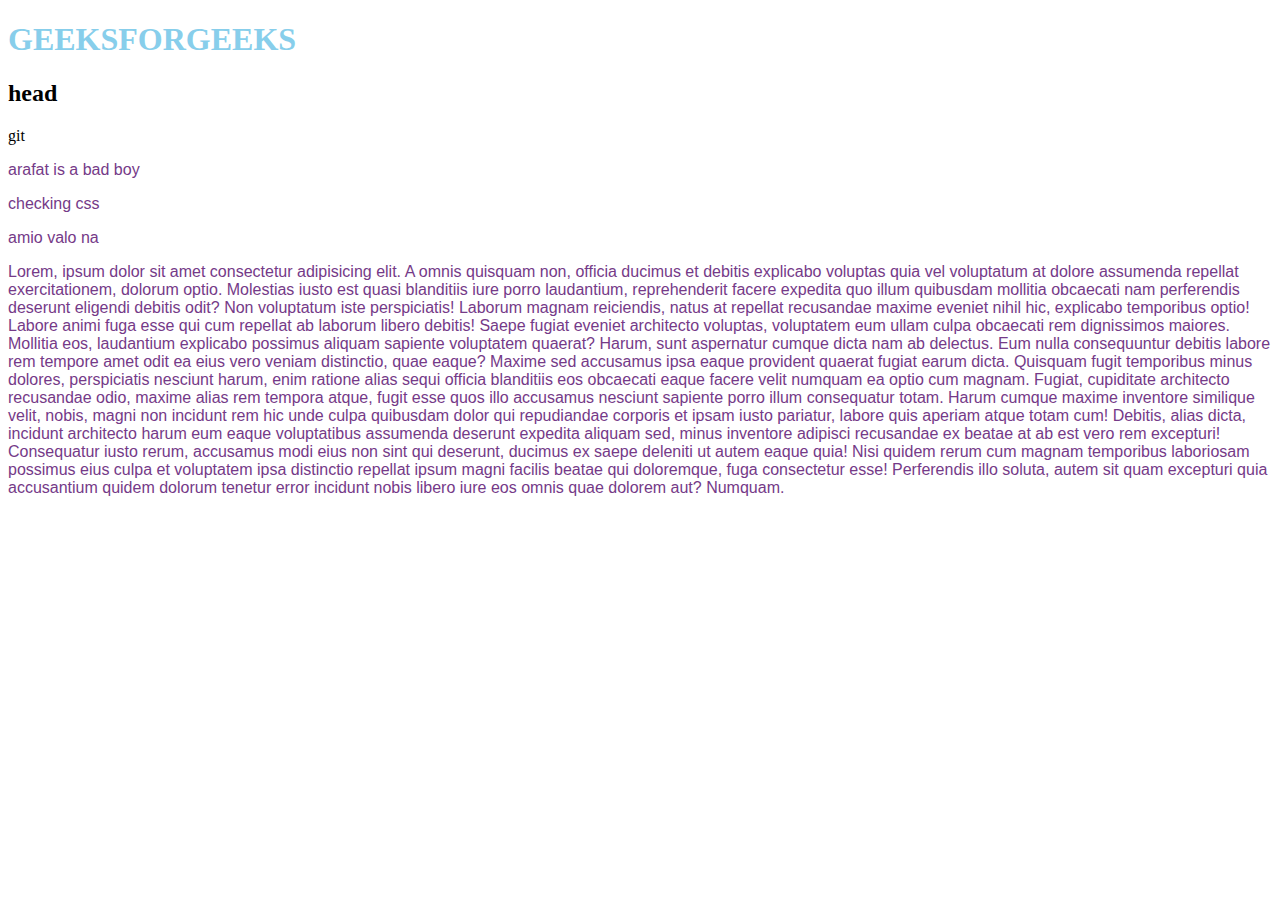
<file: index.html>
<!DOCTYPE html>
<html lang="en">
<head>
    <meta charset="UTF-8">
    <meta http-equiv="X-UA-Compatible" content="IE=edge">
    <meta name="viewport" content="width=device-width, initial-scale=1.0">
    <title>Document</title>
    <style>
        p{
            color:#753a88;
            font: 1em sans-serif;
        }
        h1{
            color: skyblue;
        }
       
    </style>
    
    
</head>
<body>
    <h1>GEEKSFORGEEKS</h1>
    <h2>head</h2>git
    <p>arafat is a bad boy</p>
    <p>checking css</p>
    <p>amio valo na</p>
    <p>Lorem, ipsum dolor sit amet consectetur adipisicing elit. A omnis quisquam non, officia ducimus et debitis explicabo voluptas quia vel voluptatum at dolore assumenda repellat exercitationem, dolorum optio. Molestias iusto est quasi blanditiis iure porro laudantium, reprehenderit facere expedita quo illum quibusdam mollitia obcaecati nam perferendis deserunt eligendi debitis odit? Non voluptatum iste perspiciatis! Laborum magnam reiciendis, natus at repellat recusandae maxime eveniet nihil hic, explicabo temporibus optio! Labore animi fuga esse qui cum repellat ab laborum libero debitis! Saepe fugiat eveniet architecto voluptas, voluptatem eum ullam culpa obcaecati rem dignissimos maiores. Mollitia eos, laudantium explicabo possimus aliquam sapiente voluptatem quaerat? Harum, sunt aspernatur cumque dicta nam ab delectus. Eum nulla consequuntur debitis labore rem tempore amet odit ea eius vero veniam distinctio, quae eaque? Maxime sed accusamus ipsa eaque provident quaerat fugiat earum dicta. Quisquam fugit temporibus minus dolores, perspiciatis nesciunt harum, enim ratione alias sequi officia blanditiis eos obcaecati eaque facere velit numquam ea optio cum magnam. Fugiat, cupiditate architecto recusandae odio, maxime alias rem tempora atque, fugit esse quos illo accusamus nesciunt sapiente porro illum consequatur totam. Harum cumque maxime inventore similique velit, nobis, magni non incidunt rem hic unde culpa quibusdam dolor qui repudiandae corporis et ipsam iusto pariatur, labore quis aperiam atque totam cum! Debitis, alias dicta, incidunt architecto harum eum eaque voluptatibus assumenda deserunt expedita aliquam sed, minus inventore adipisci recusandae ex beatae at ab est vero rem excepturi! Consequatur iusto rerum, accusamus modi eius non sint qui deserunt, ducimus ex saepe deleniti ut autem eaque quia! Nisi quidem rerum cum magnam temporibus laboriosam possimus eius culpa et voluptatem ipsa distinctio repellat ipsum magni facilis beatae qui doloremque, fuga consectetur esse! Perferendis illo soluta, autem sit quam excepturi quia accusantium quidem dolorum tenetur error incidunt nobis libero iure eos omnis quae dolorem aut? Numquam.</p>

</body>
</html>
</file>
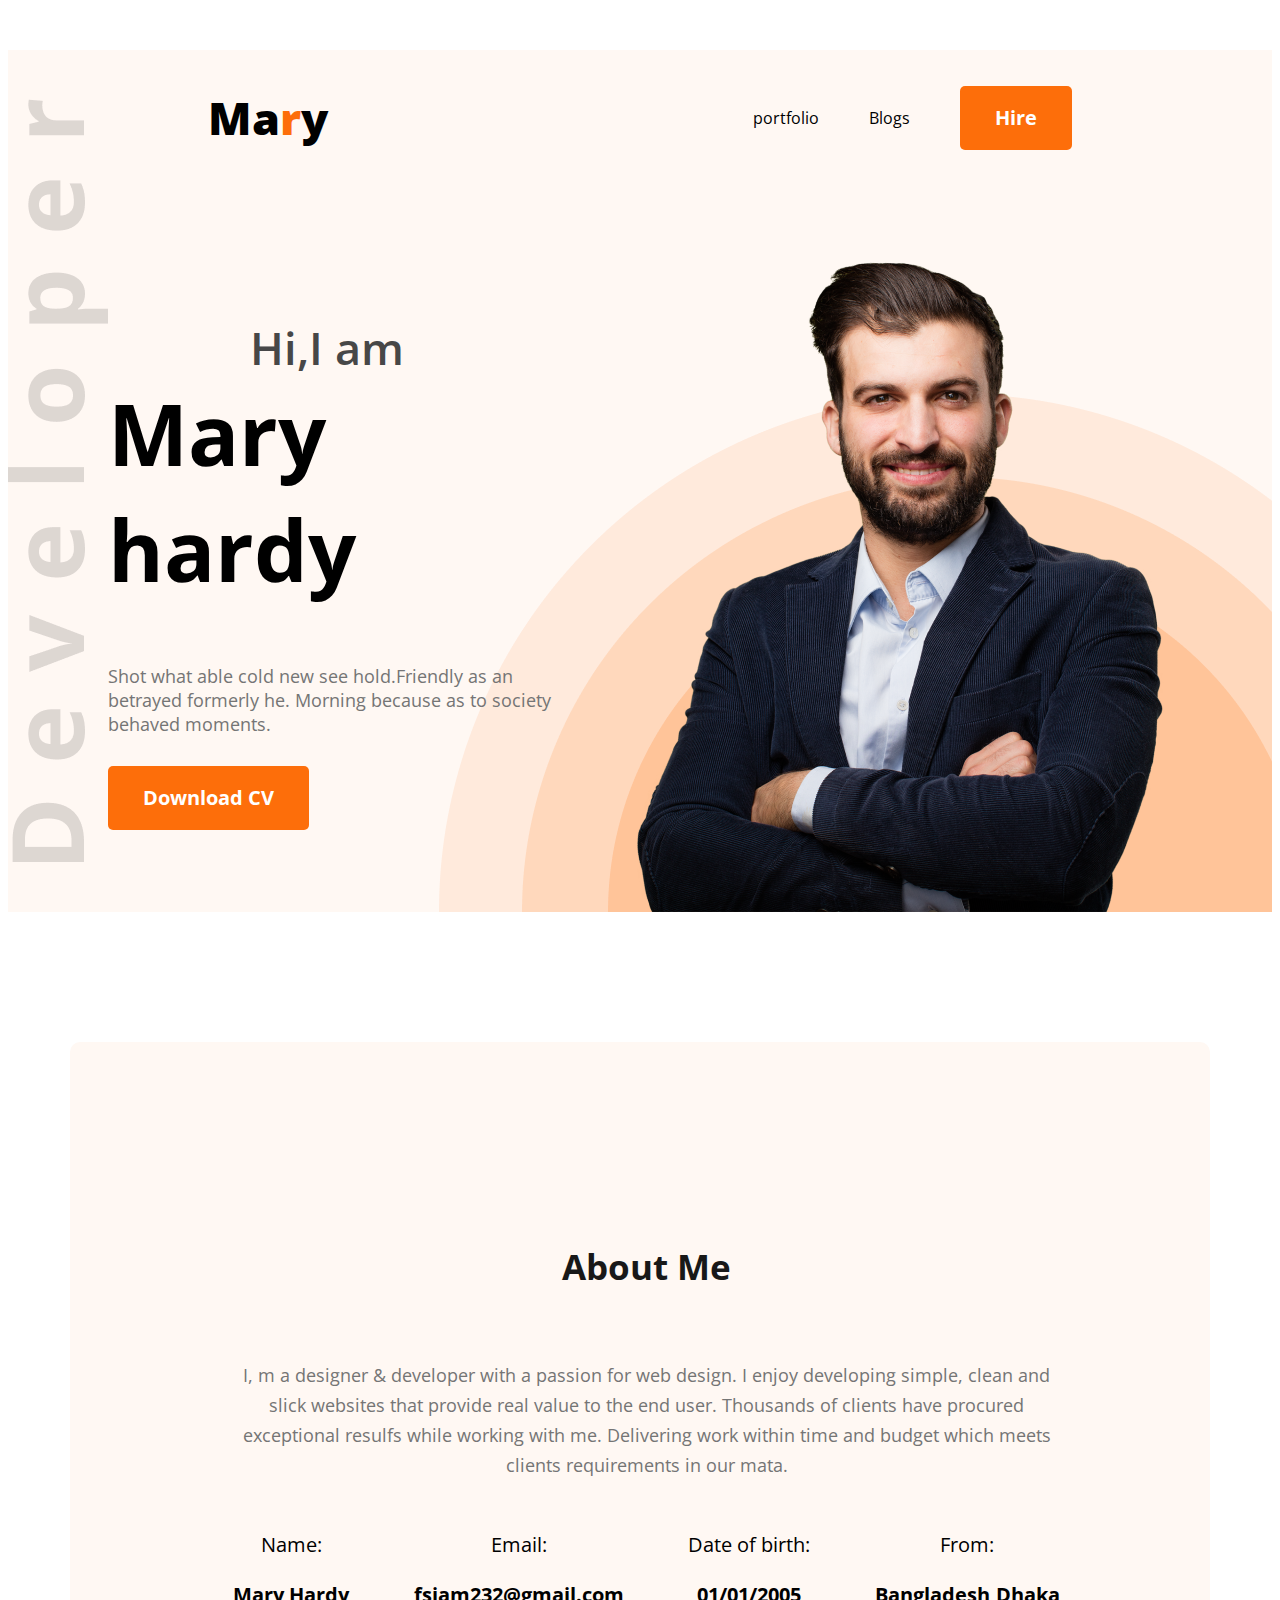
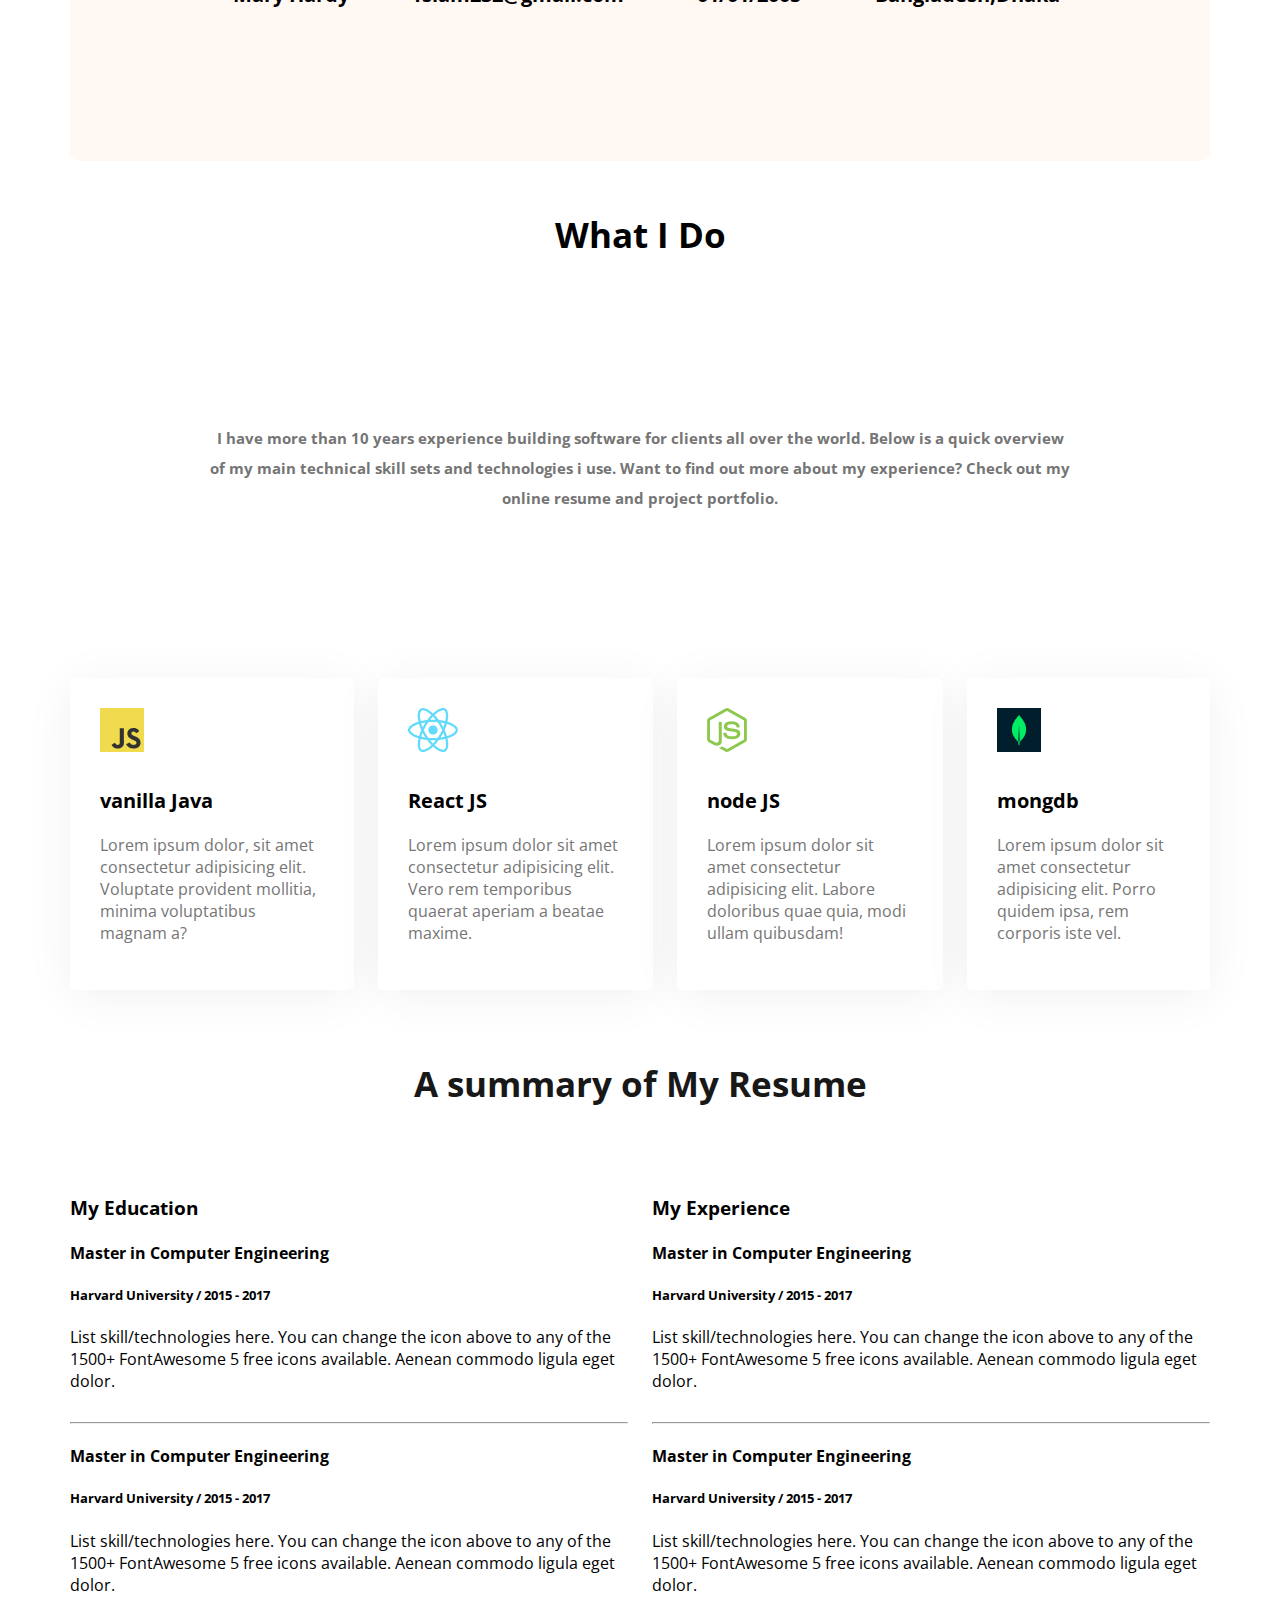
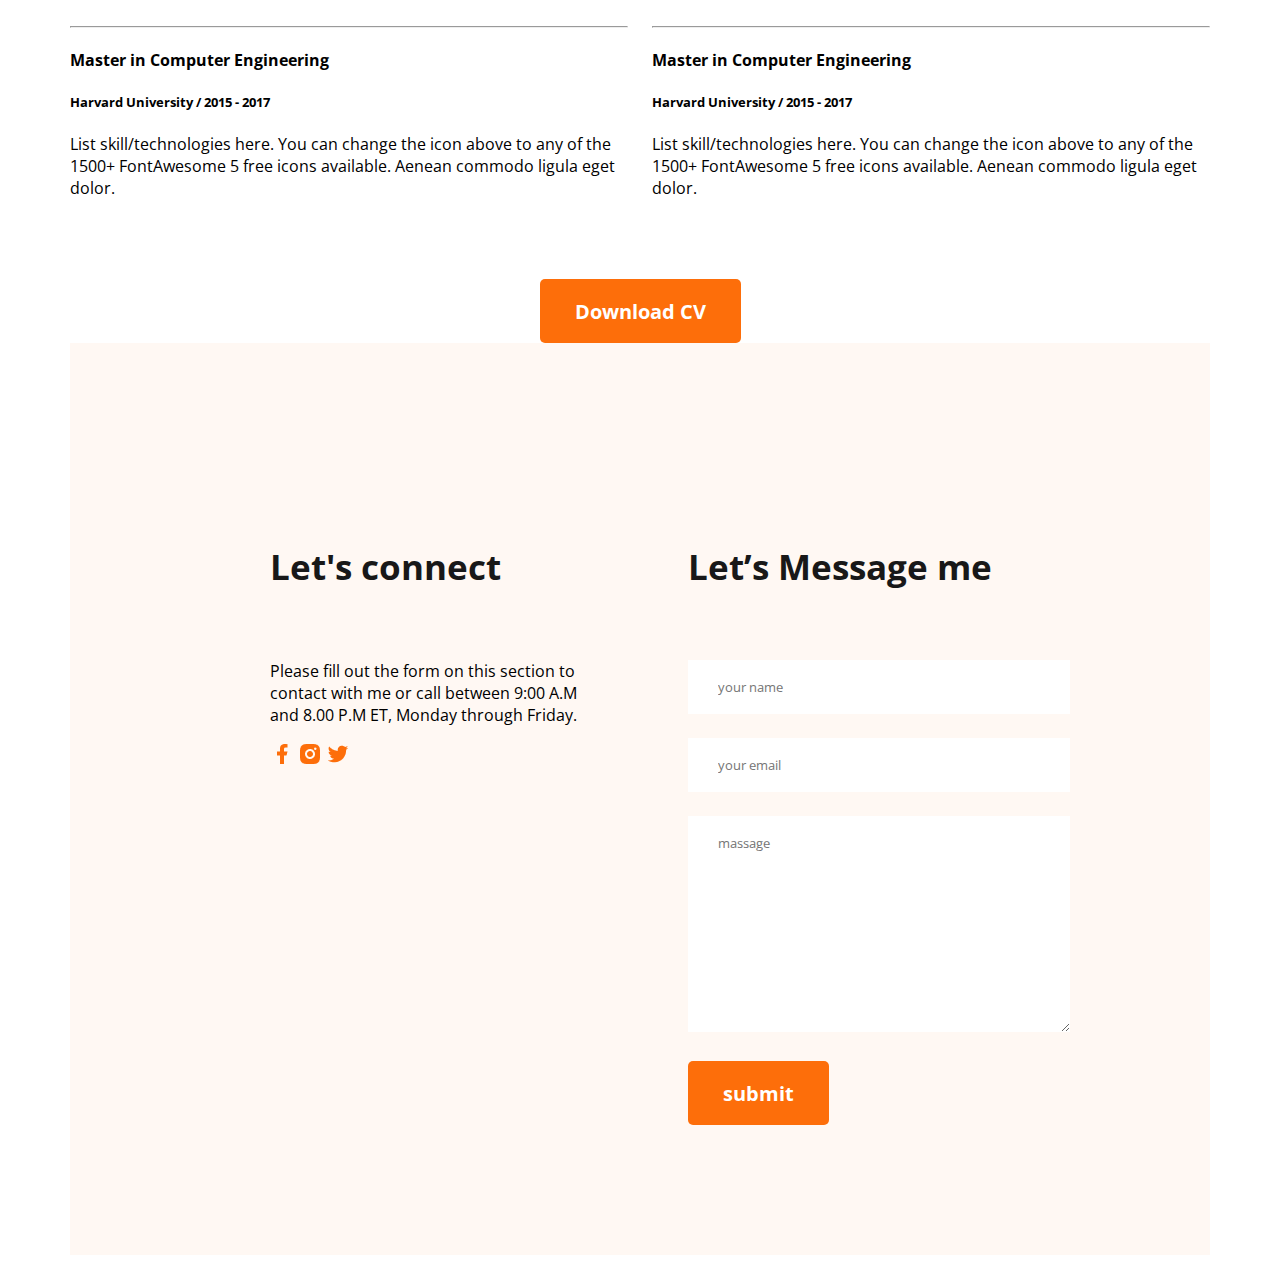
<file: Jhankar-Mahbub practise or classes/portfolio pro/index.html>
<!DOCTYPE html>
<html lang="en">
<head>
    <meta charset="UTF-8">
    <meta http-equiv="X-UA-Compatible" content="IE=edge">
    <meta name="viewport" content="width=device-width, initial-scale=1.0">
    <title>Developer portfolio</title>
   <link rel="stylesheet" href="style.css">
   <link rel="preconnect" href="https://fonts.googleapis.com">
<link rel="preconnect" href="https://fonts.gstatic.com" crossorigin>
<link href="https://fonts.googleapis.com/css2?family=Open+Sans:ital@0;1&display=swap" rel="stylesheet">
</head>
<body>
    <header class="header">
      <nav>
        <h2 class="nav-title">Ma<span class="text-primary ">r</span>y</h2>
        <ul>
            <li>portfolio</li>
            <li>Blogs</li>
            <li><button class="btn-primary">Hire</button></li>
        </ul>
      </nav>
      <div class="banner">
        <div>
        <h3 class="banner-title">Hi,I am</h3>
        <h1 class="MH">Mary hardy</h1>
        <p class="para">Shot what able cold new see hold.Friendly as an betrayed formerly he. Morning because as to society behaved moments.</p>
        <button class="btn-primary"> Download CV</button>
    </div>
    <img src="images/hardy.png" alt=""> 

      </div>
    </header>
    <main>
        <section class="about">
            <h3 class="section-title">About Me</h3>
            <p class="section-des">I, m a designer & developer with a passion for web design. I enjoy developing simple, clean and slick websites that provide real value to the end user. Thousands of clients have procured exceptional resulfs while working with me. Delivering work within time and budget which meets clients requirements in our mata.</p>
            <div class="about-info-container">
                <div class="about-info">
                    <p>Name:</p>
                    <p1><b>Mary Hardy</b></p1>
                </div>
                <div class="about-info">
                    <p>Email:</p>
                    <p1> <b>fsiam232@gmail.com</b></p1>
                    
                    
                </div>
                <div class="about-info">
                    <p>Date of birth:</p>
                    <p1> <b>01/01/2005</b></p1>
                </div>
                <div class="about-info">
                    <p>From:</p>
                    <p>  <b>Bangladesh,Dhaka</b> </p>
                </div>

            </div>
        </section>
        <!-- what i do section -->
        <section>
            <h3 class="WID">
                What I Do
                
            </h3>
            <div class="my">
                <p > <h5>I have more than 10 years experience building software for clients all over the world. Below is a quick overview of my main technical skill sets and technologies i use. Want to find out more about my experience? Check out my online resume and project portfolio.</h5></p>
            </div>
            <div class="skills-container">
                <div class="skill">
                    <img src="images/icons/js.png" alt="">
                    <p class="skill-title">vanilla Java</p>
                    <p class="skill-description">
                       Lorem ipsum dolor, sit amet consectetur adipisicing elit. Voluptate provident mollitia, minima voluptatibus magnam a?
                    </p>
                </div>
                <div class="skill">
                    <img src="images/icons/react.png" alt="">
                    <p class="skill-title">React JS</p>
                    <p class="skill-description">
                        Lorem ipsum dolor sit amet consectetur adipisicing elit. Vero rem temporibus quaerat aperiam a beatae maxime.
                    </p>
                </div>
                <div class="skill">
                    <img src="images/icons/nodejs.png" alt="">
                    <p class="skill-title">node JS</p>
                    <p class="skill-description">
                       Lorem ipsum dolor sit amet consectetur adipisicing elit. Labore doloribus quae quia, modi ullam quibusdam!
                    </p>
                </div>
                <div class="skill">
                    <img src="images/icons/mongo.png" alt="">
                    <p class="skill-title">mongdb</p>
                    <p class="skill-description">
                        Lorem ipsum dolor sit amet consectetur adipisicing elit. Porro quidem ipsa, rem corporis iste vel.
                    </p>
                </div>
            </div>
        </section>
        <!-- resume section -->
        <section class="resume">
             <h3 class="section-title"> A summary of My Resume</h3> 
             <div class="resume-content">
                
                <div><h3 class="resume-title">
                    My Education
                </h3>
                <div class="resume-item">
                    <h4 class="title">Master in Computer Engineering</h4>
                    <h5 class="sub-title">Harvard University / 2015 - 2017</h5>
                    <p class="discription">List skill/technologies here. You can change the icon above 
                        to any of the 1500+ FontAwesome 5 free icons available. Aenean commodo ligula eget dolor.</p>
                </div>
                <hr>
                <div class="resume-item">
                    <h4 class="title">Master in Computer Engineering</h4>
                    <h5 class="sub-title">Harvard University / 2015 - 2017</h5>
                    <p class="discription">List skill/technologies here. You can change the icon above 
                        to any of the 1500+ FontAwesome 5 free icons available. Aenean commodo ligula eget dolor.</p>
                </div>
                <hr>
                <div class="resume-item">
                    <h4 class="title">Master in Computer Engineering</h4>
                    <h5 class="sub-title">Harvard University / 2015 - 2017</h5>
                    <p class="discription">List skill/technologies here. You can change the icon above 
                        to any of the 1500+ FontAwesome 5 free icons available. Aenean commodo ligula eget dolor.</p>
                </div>
                

            </div>

                <div>
                    <h3 class="resume-title">
                        My Experience
                    </h3>
                    <div>
                        <div class="resume-item">
                            <h4 class="title">Master in Computer Engineering</h4>
                            <h5 class="sub-title">Harvard University / 2015 - 2017</h5>
                            <p class="discription">List skill/technologies here. You can change the icon above 
                                to any of the 1500+ FontAwesome 5 free icons available. Aenean commodo ligula eget dolor.</p>
                        </div>
                        <hr>
                        <div class="resume-item">
                            <h4 class="title">Master in Computer Engineering</h4>
                            <h5 class="sub-title">Harvard University / 2015 - 2017</h5>
                            <p class="discription">List skill/technologies here. You can change the icon above 
                                to any of the 1500+ FontAwesome 5 free icons available. Aenean commodo ligula eget dolor.</p>
                        </div>
                        <hr>
                        <div class="resume-item">
                            <h4 class="title">Master in Computer Engineering</h4>
                            <h5 class="sub-title">Harvard University / 2015 - 2017</h5>
                            <p class="discription">List skill/technologies here. You can change the icon above 
                                to any of the 1500+ FontAwesome 5 free icons available. Aenean commodo ligula eget dolor.</p>
                        </div>
                        
                    </div>
                </div>

             </div>
             <div class="resume-button">
                <button class="btn-primary">Download CV</button>
             </div>
            
        </section>
        <section class="contact">
            <div>
                <h3 class="section-title">Let's connect</h3>
                <p> Please fill out the form on this section to contact with me or call between 9:00 A.M and 8.00 P.M ET, Monday through Friday.</p>
                <img src="images/icons/facebook.png" alt="">
                <img src="images/icons/insta.png" alt="">
                <img src="images/icons/twitter.png" alt="">

            </div>
            <div>
                <h3 class="section-title">Let’s Message me</h3>
                <form action="">
                    <input type="text" placeholder="your name">
                    <input type="email" placeholder="your email">
                    <textarea name="massage" id="" cols="30" rows="10" placeholder="massage"></textarea>
                   <input class="btn-primary" type="submit" value="submit" >
                </form>
            </div>
            
         </section>
        
    </main>
     
    
</body>
</html>
</file>
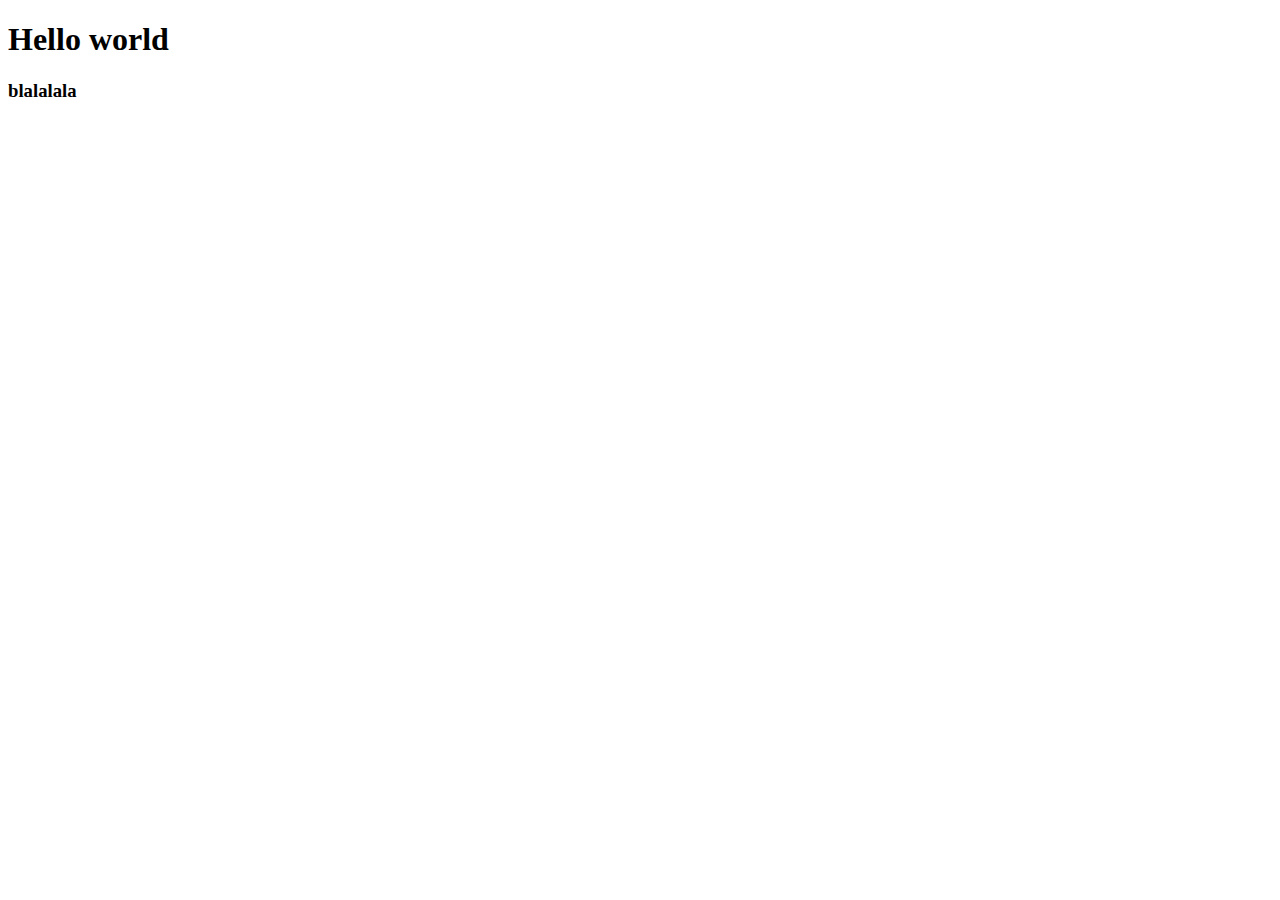
<file: Jhankar-Mahbub practise or classes/Test programme/index.html>
<!DOCTYPE html>
<html lang="en">
<head>
    <meta charset="UTF-8">
    <meta http-equiv="X-UA-Compatible" content="IE=edge">
    <meta name="viewport" content="width=device-width, initial-scale=1.0">
    <title>My first git hub</title>
    
</head>
<body>
    <h1>Hello world</h1>
    <h3>blalalala
    </h3>
</body>
</html>
</file>
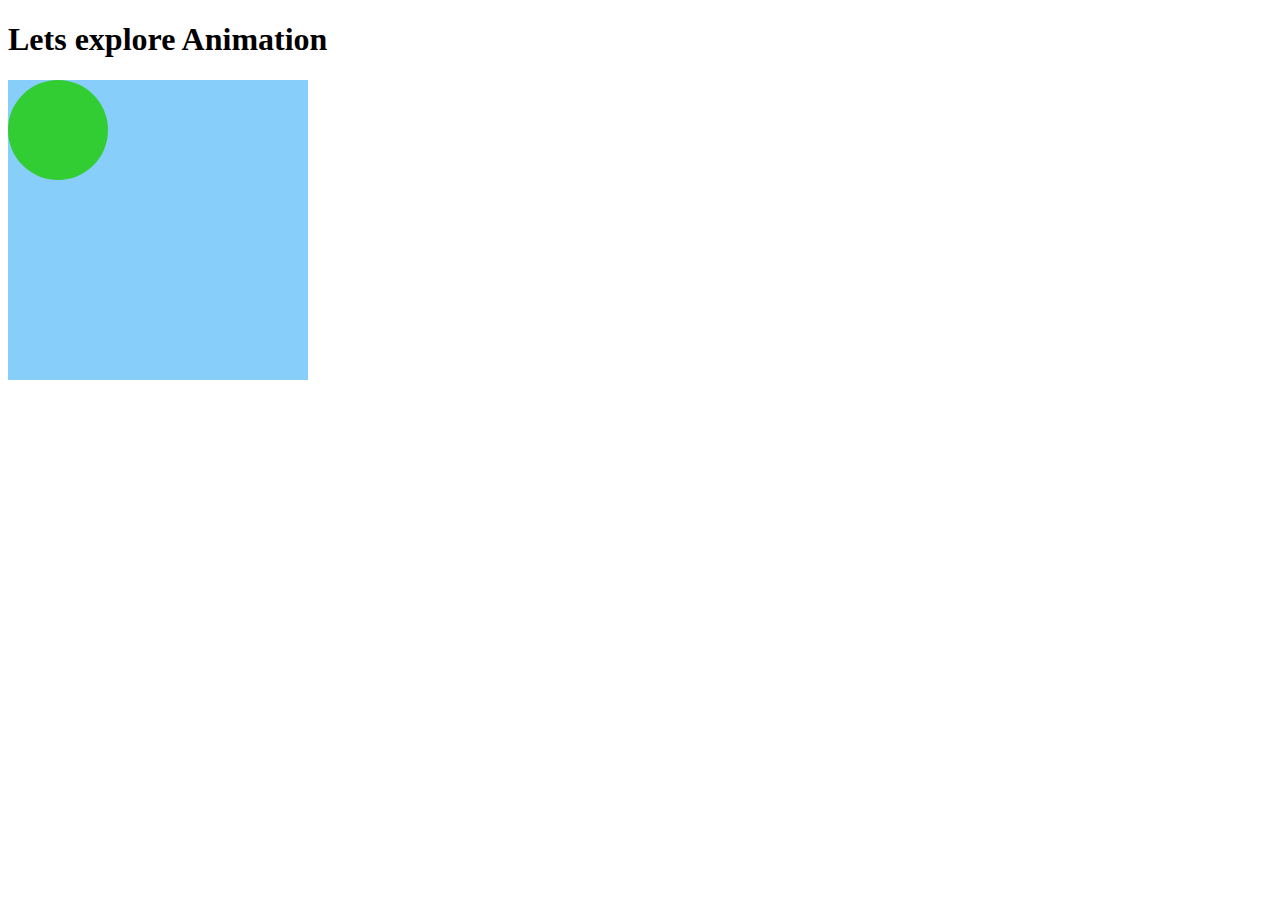
<file: Jhankar-Mahbub practise or classes/Advance CSS practise/animation.html>
<!DOCTYPE html>
<html lang="en">
  <head>
    <meta charset="UTF-8" />
    <meta http-equiv="X-UA-Compatible" content="IE=edge" />
    <meta name="viewport" content="width=device-width, initial-scale=1.0" />
    <title>Animation</title>
    <style>
      @keyframes sliding {
        from {
          background-color: limegreen;
          left: 0px;
        }
        to {
          background-color: magenta;
          left: 200px;
        }
      }
      .stage {
        width: 300px;
        height: 300px;
        background-color: lightskyblue;
      }
      .ball {
        width: 100px;
        height: 100px;
        background-color: limegreen;
        border-radius: 50px;
        position: relative;
        animation: sliding 1s ease-in-out 0.5 infinite alternate;
        animation-play-state: running;
      }
    </style>
  </head>
  <body>
    <h1>Lets explore Animation</h1>
    <div class="stage">
      <div class="ball"></div>
    </div>
  </body>
</html>
</file>
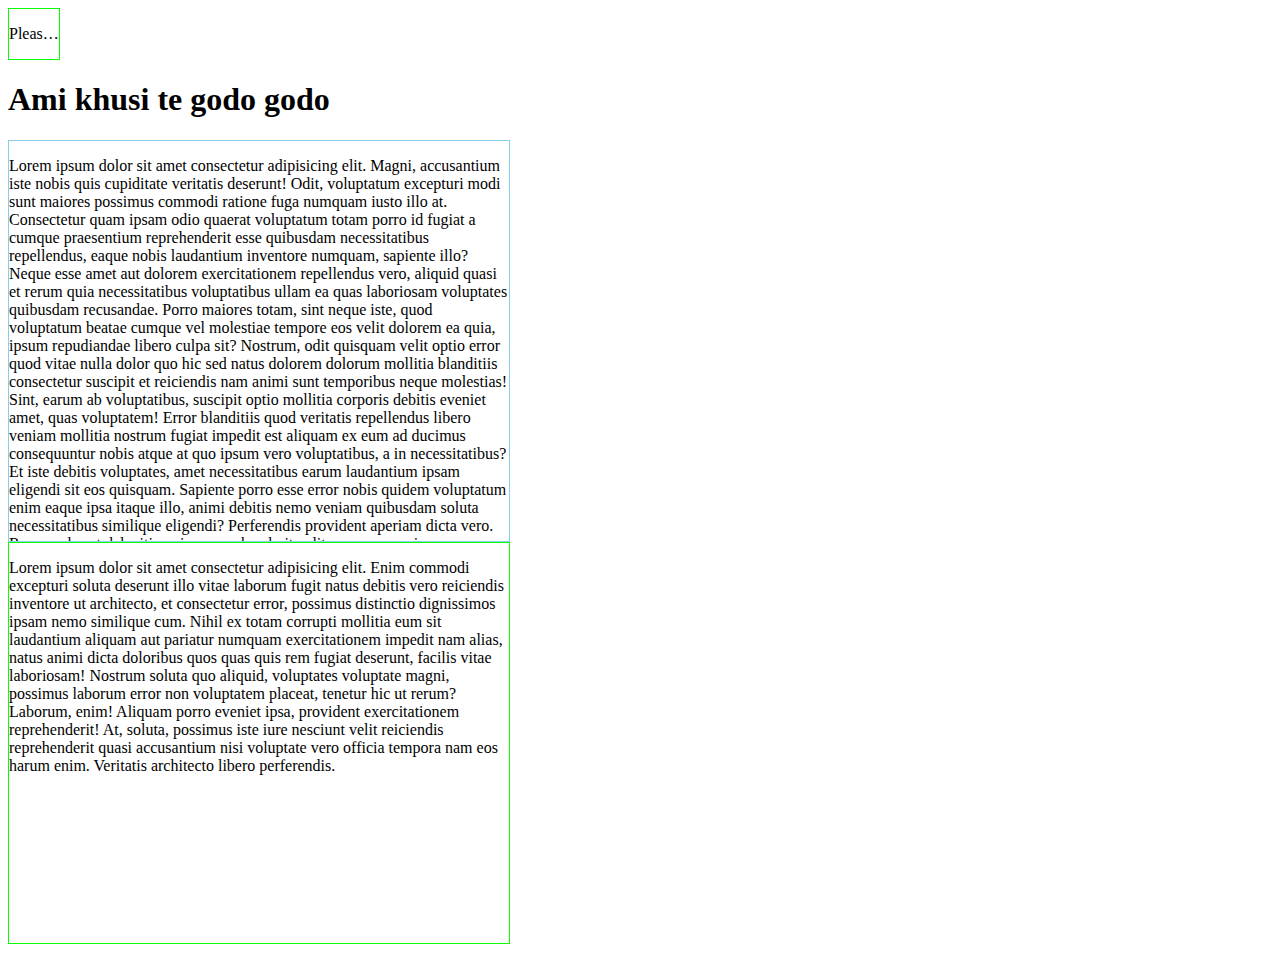
<file: Jhankar-Mahbub practise or classes/Advance CSS practise/overflow.html>
<!DOCTYPE html>
<html lang="en">
  <head>
    <meta charset="UTF-8" />
    <meta http-equiv="X-UA-Compatible" content="IE=edge" />
    <meta name="viewport" content="width=device-width, initial-scale=1.0" />
    <title>Document</title>
    <style>
      .mega-box {
        width: 500px;
        height: 400px;
        border: 1px solid skyblue;
        overflow-y: scroll;
        
        
      }
      .mango-people{
        width: 500px;
        height: 400px;
        border: 1px solid #0bff03;
      }
      .mini{
        width: 50px;
        border: 1px solid #0bff03;
        
        
      }
      .min{
        text-overflow: ellipsis;
        white-space: nowrap;
        overflow: hidden;
      }
    </style>
  </head>
  <body>
    <div class="mini">
        <p  class="min" title="Please give some kind of rainbow">Please give some kind of rainbow</p>
    </div>
    <h1>Ami khusi te godo godo</h1>
    <div class="mega-box">
      <p>
        Lorem ipsum dolor sit amet consectetur adipisicing elit. Magni,
        accusantium iste nobis quis cupiditate veritatis deserunt! Odit,
        voluptatum excepturi modi sunt maiores possimus commodi ratione fuga
        numquam iusto illo at. Consectetur quam ipsam odio quaerat voluptatum
        totam porro id fugiat a cumque praesentium reprehenderit esse quibusdam
        necessitatibus repellendus, eaque nobis laudantium inventore numquam,
        sapiente illo? Neque esse amet aut dolorem exercitationem repellendus
        vero, aliquid quasi et rerum quia necessitatibus voluptatibus ullam ea
        quas laboriosam voluptates quibusdam recusandae. Porro maiores totam,
        sint neque iste, quod voluptatum beatae cumque vel molestiae tempore eos
        velit dolorem ea quia, ipsum repudiandae libero culpa sit? Nostrum, odit
        quisquam velit optio error quod vitae nulla dolor quo hic sed natus
        dolorem dolorum mollitia blanditiis consectetur suscipit et reiciendis
        nam animi sunt temporibus neque molestias! Sint, earum ab voluptatibus,
        suscipit optio mollitia corporis debitis eveniet amet, quas voluptatem!
        Error blanditiis quod veritatis repellendus libero veniam mollitia
        nostrum fugiat impedit est aliquam ex eum ad ducimus consequuntur nobis
        atque at quo ipsum vero voluptatibus, a in necessitatibus? Et iste
        debitis voluptates, amet necessitatibus earum laudantium ipsam eligendi
        sit eos quisquam. Sapiente porro esse error nobis quidem voluptatum enim
        eaque ipsa itaque illo, animi debitis nemo veniam quibusdam soluta
        necessitatibus similique eligendi? Perferendis provident aperiam dicta
        vero. Recusandae et deleniti veniam reprehenderit velit cumque quasi
        exercitationem. Repellendus laborum excepturi saepe nulla ullam eum et
        in? Molestias, dolor fugit. Commodi suscipit neque vero numquam eaque
        qui eveniet ducimus, non nesciunt, dolore dolorum impedit. Fuga deserunt
        maxime, corrupti ut nobis laudantium adipisci aliquam, reprehenderit
        veritatis voluptas aliquid atque pariatur. In accusamus quis fugiat
        modi. Quaerat mollitia voluptates, inventore quisquam modi maxime
        corporis dolores culpa ad impedit corrupti quibusdam. Dolor quos neque
        ducimus ut alias reiciendis rem adipisci incidunt necessitatibus, nulla
        praesentium laboriosam aliquid quas aliquam, illum voluptas. Possimus
        illo numquam est iusto voluptates, minus esse hic magnam odit corporis
        accusantium laboriosam! Possimus tenetur culpa a quia temporibus officia
        nobis explicabo vitae ad obcaecati. Quos repellendus eos quo sequi sunt
        consequatur, ut consequuntur aliquid nisi architecto deserunt culpa
        adipisci quam consectetur aliquam optio ullam excepturi est voluptatum
        impedit saepe fugiat praesentium omnis eligendi. Consectetur explicabo
        beatae id officia qui recusandae ex at quos totam modi repellat est,
        unde quisquam dolor et, aut itaque quas delectus quasi praesentium non
        incidunt voluptatum labore minima! Quibusdam minima reprehenderit
        quisquam sint totam provident mollitia deserunt blanditiis beatae odio
        molestias distinctio voluptas laboriosam, voluptatibus possimus est non
        perferendis aut quia nostrum minus? Optio harum laborum, pariatur
        nostrum eaque illum ad cupiditate, molestiae vero velit possimus
        assumenda maxime est earum deleniti natus soluta ut totam, debitis
        tenetur tempora quam sequi. Vitae corrupti iusto cum, reiciendis
        repellat doloremque! Minus nulla sit eveniet suscipit atque rerum
        cupiditate asperiores provident amet voluptatum, excepturi corrupti qui
        aperiam placeat doloribus odit magnam corporis tenetur officia alias
        dolores explicabo quis dolorum doloremque. Pariatur adipisci laboriosam
        repudiandae, nesciunt ratione consequatur aliquam ex facere qui quae,
        delectus corporis sunt! Ea eos quis quasi minima enim architecto non
        sapiente autem officia exercitationem et, ipsum ullam dolor corrupti.
    </div>
         
        <div class="mango-people">
            <p>Lorem ipsum dolor sit amet consectetur adipisicing elit. Enim commodi excepturi soluta deserunt illo vitae laborum fugit natus debitis vero reiciendis inventore ut architecto, et consectetur error, possimus distinctio dignissimos ipsam nemo similique cum. Nihil ex totam corrupti mollitia eum sit laudantium aliquam aut pariatur numquam exercitationem impedit nam alias, natus animi dicta doloribus quos quas quis rem fugiat deserunt, facilis vitae laboriosam! Nostrum soluta quo aliquid, voluptates voluptate magni, possimus laborum error non voluptatem placeat, tenetur hic ut rerum? Laborum, enim! Aliquam porro eveniet ipsa, provident exercitationem reprehenderit! At, soluta, possimus iste iure nesciunt velit reiciendis reprehenderit quasi accusantium nisi voluptate vero officia tempora nam eos harum enim. Veritatis architecto libero perferendis.</p>
        </div>
      </p>
    
  </body>
</html>
</file>
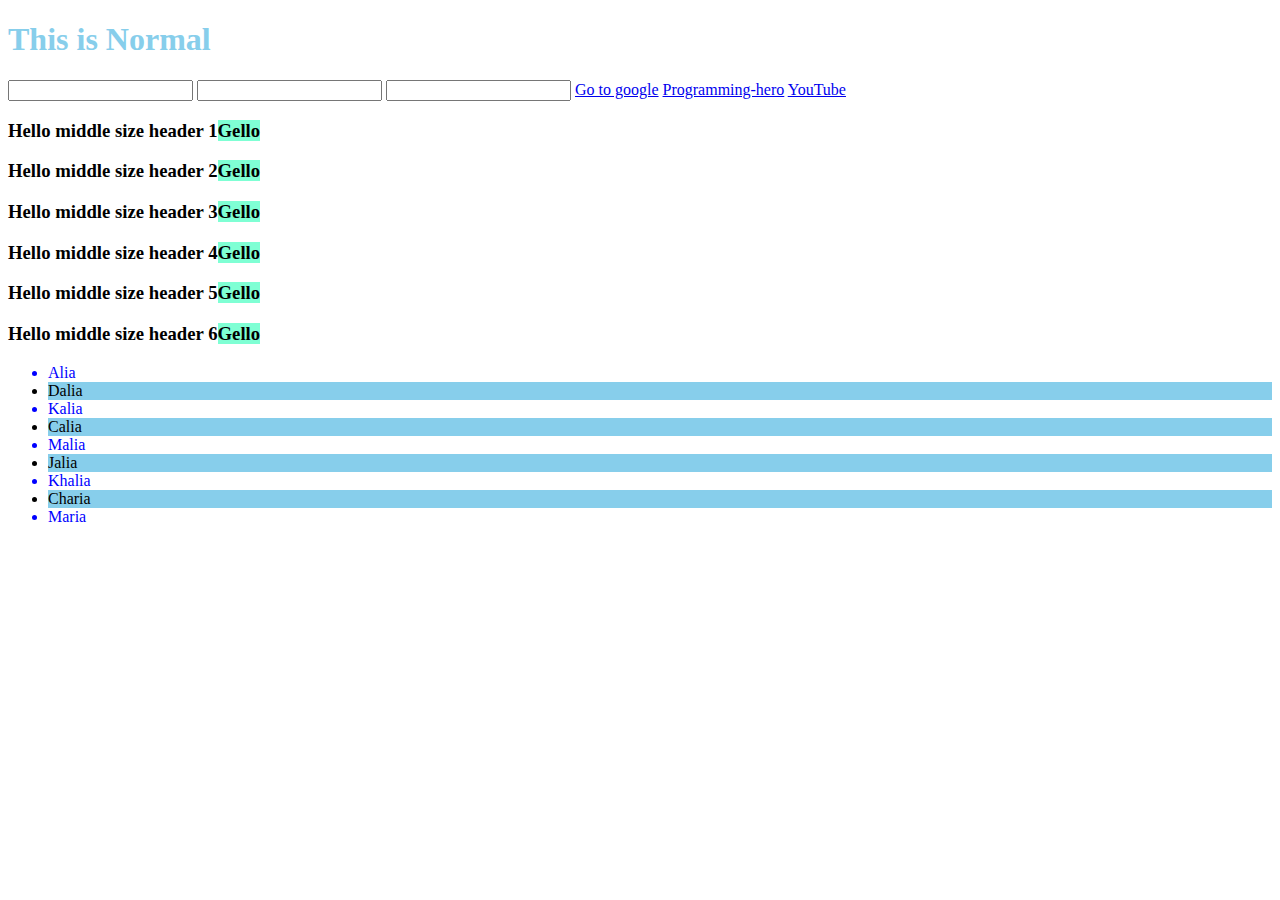
<file: Jhankar-Mahbub practise or classes/Advance CSS practise/psudu.html>
<!DOCTYPE html>
<html lang="en">
  <head>
    <meta charset="UTF-8" />
    <meta http-equiv="X-UA-Compatible" content="IE=edge" />
    <meta name="viewport" content="width=device-width, initial-scale=1.0" />
    <title>Practise hover</title>
    <link rel="stylesheet" href="psudu.css" />
    <style>
      li:first-child {
        color: burlywood;
      }
      li:last-child {
        color: chocolate;
      }
      li:nth-child(2n + 1) {
        color: blue;
      }
      li:nth-child(2n) {
        background-color: skyblue;
      }
      h3::before {
        content: "Hello ";
      }
      h3::after {
        content: "Gello";
        background-color: aquamarine;
      }
    </style>
  </head>
  <body>
    <h1 class="h1">This is Normal</h1>
    <input type="text" class="middle-person" />
    <input type="text" class="middle-person" />
    <input type="text" class="middle-person" />
    <a href="http://google.com/" class="a" target="_blank">Go to google</a>
    <a
      href="https://web.programming-hero.com/dashboard"
      class="hero"
      target="_blank"
      >Programming-hero</a
    >
    <a href="https://www.youtube.com/" class="youtube" target="_blank"
      >YouTube</a
    >
    <h3>middle size header 1</h3>
    <h3>middle size header 2</h3>
    <h3>middle size header 3</h3>
    <h3>middle size header 4</h3>
    <h3>middle size header 5</h3>
    <h3>middle size header 6</h3>
    <ul>
      <li>Alia</li>
      <li>Dalia</li>
      <li>Kalia</li>
      <li>Calia</li>
      <li>Malia</li>
      <li>Jalia</li>
      <li>Khalia</li>
      <li>Charia</li>
      <li>Maria</li>
    </ul>
  </body>
</html>
</file>
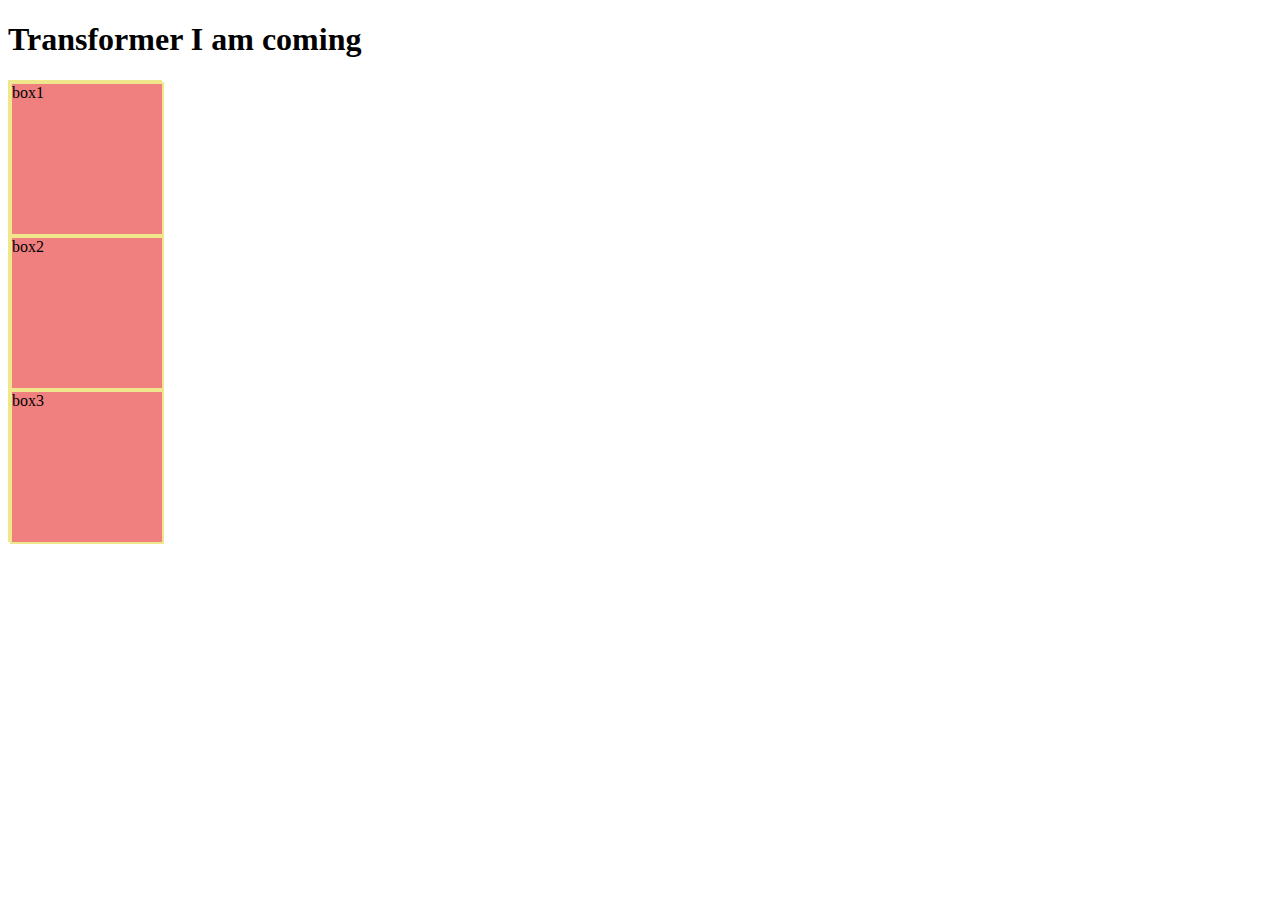
<file: Jhankar-Mahbub practise or classes/Advance CSS practise/transfrom.html>
<!DOCTYPE html>
<html lang="en">
  <head>
    <meta charset="UTF-8" />
    <meta http-equiv="X-UA-Compatible" content="IE=edge" />
    <meta name="viewport" content="width=device-width, initial-scale=1.0" />
    <title>Document</title>
    <style>
      .container , .inner {
        width: 150px;
        height: 150px;
        background-color: lightblue;
        border: 2px solid khaki;
      }
      .inner {
        background-color: lightcoral;
        transform: translate(50px 50px) scale(0.70) rotate(45deg);
      }
    </style>
  </head>
  <body>
    <h1>Transformer I am coming</h1>
    <!-- .box.container*3>.inner -->

    </div>
    <div class="box container">
      <div class="inner">box1</div>
    </div>
    <div class="box container">
      <div class="inner">box2</div>
    </div>
    <div class="box container">
      <div class="inner">box3</div>
    </div>
  </body>
</html>
</file>
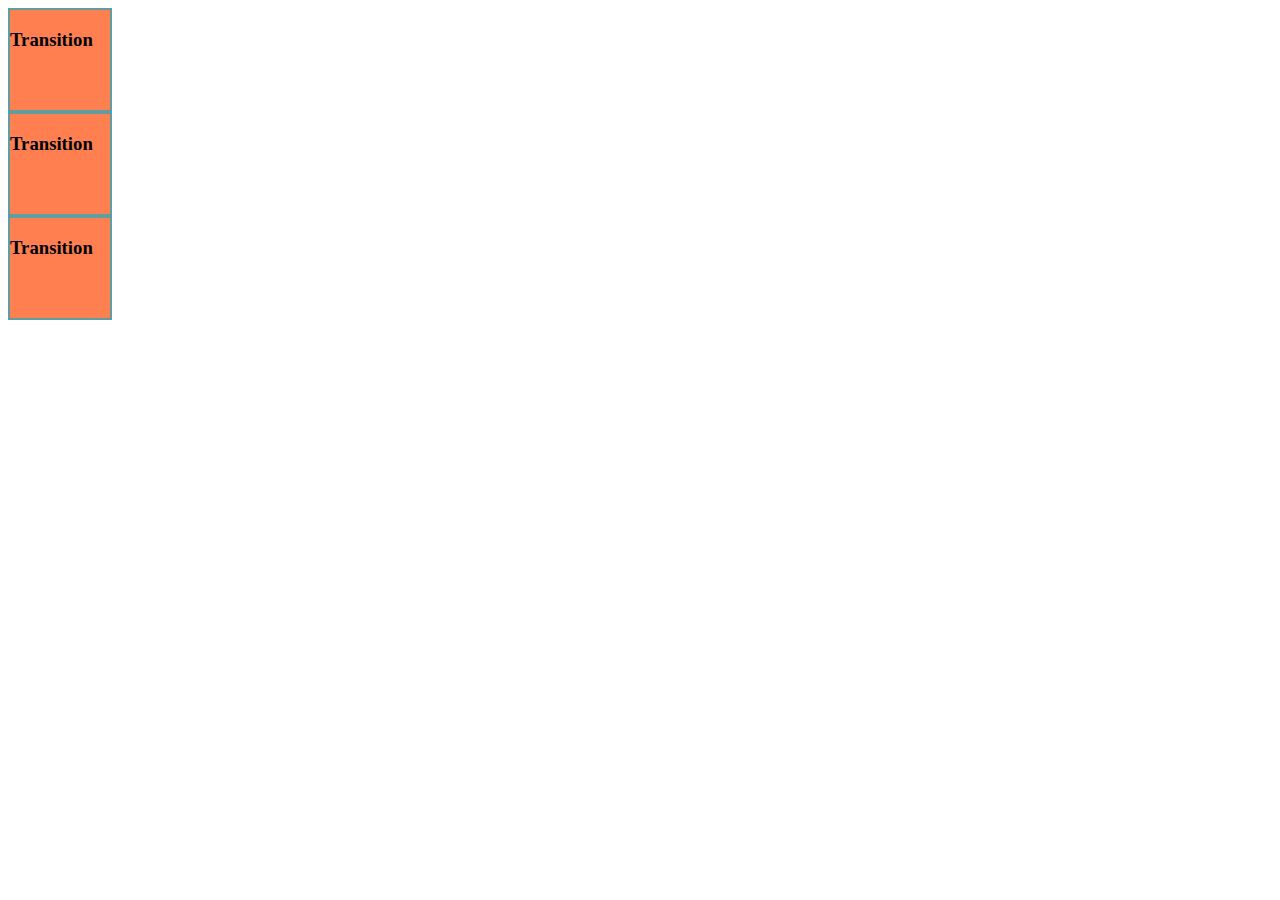
<file: Jhankar-Mahbub practise or classes/Advance CSS practise/transition.html>
<!DOCTYPE html>
<html lang="en">
  <head>
    <meta charset="UTF-8" />
    <meta http-equiv="X-UA-Compatible" content="IE=edge" />
    <meta name="viewport" content="width=device-width, initial-scale=1.0" />
    <title>Document</title>
    <style>
      .box {
        width: 100px;
        height: 100px;
        border: 2px solid cadetblue;
        background-color: coral;
        transition: width 0.75s, height 1s, transform 1s; /* linear ভদ্র ভাবে যায়  ease [trasiton timing function]*/
      }
      .box:hover {
        width: 200px;
        height: 200px;
        transform: rotate(180deg);
      }
    </style>
  </head>
  <body>
    <div class="box">
      <h3>Transition</h3>
    </div>
    <div class="box">
      <h3>Transition</h3>
    </div>
    <div class="box">
      <h3>Transition</h3>
    </div>
  </body>
</html>
</file>
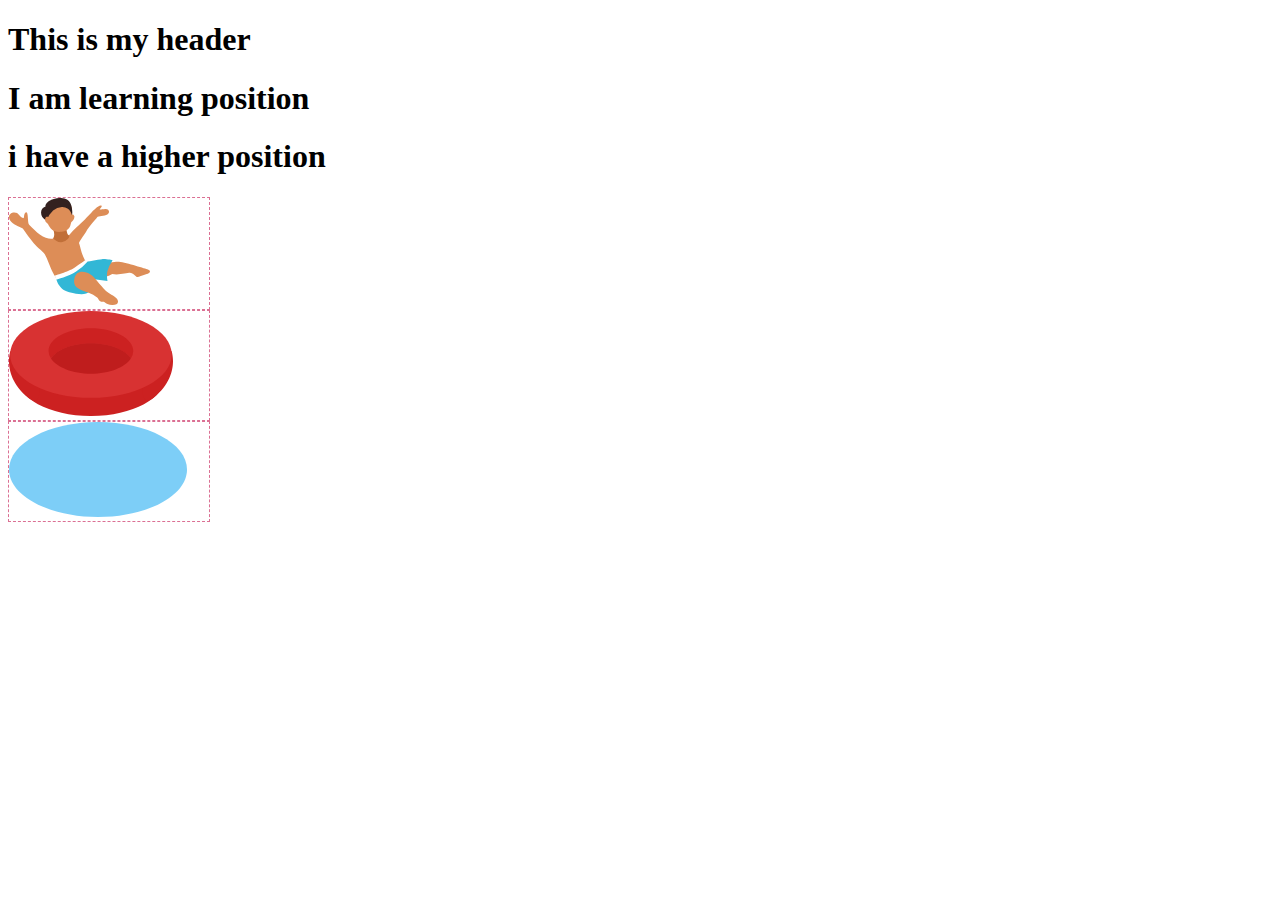
<file: Jhankar-Mahbub practise or classes/portfolio pro/position.html>
<!DOCTYPE html>
<html lang="en">
<head>
    <meta charset="UTF-8">
    <meta http-equiv="X-UA-Compatible" content="IE=edge">
    <meta name="viewport" content="width=device-width, initial-scale=1.0">
    <title>positoin</title>
    <style>
        .swimming div {
            border: 1px dashed palevioletred;
            width: 200px;
        }
    </style>
</head>
<body>
    <section>
        <h1>This is my header</h1>
        <h1>I am learning position</h1>
        <h1>i have a higher position</h1>   
    </section>
    <section class="swimming">
          <div><img src="images/boy.svg" alt=""></div>
          <div><img src="images/ring.svg" alt=""></div>
          <div><img src="images/water.svg" alt=""></div>
    </section>
    
    
</body>
</html>
</file>
<file: Jhankar-Mahbub practise or classes/portfolio pro/style.css>
*{
   
    font-family: 'Open Sans', sans-serif;
   
}
 /* header and navigation style */
 .nav-title {
    font-weight: 800;
    font-size: 45px;
 }
 .text-primary {
    color: #fd6e0a;
 }
 nav {
    display: flex;
    justify-content: space-between;
    margin: 50px 200px;
 }
 nav li {
    list-style: none;
    margin-left: 50px;
 }
 nav ul {
    display: flex;
    align-items: center;
  
 }
 /* button er short form */
 .btn-primary {
    height: 64px;
    border-radius: 5px;
    background: #fd6e0a;
    color: #FFFFFF;
    font-weight: 700;
    font-size: 20px;
    border: 0;
    padding: 18px 35px;
 } 
 .banner {
    margin: 0px 100px;
    display: flex;
     align-items: center;
     
 }
 .banner-title {
    color: #474747;
    position: absolute;
width: 177px;
height: 61px;
left: 230px;
top: 297px;


font-style: normal;
font-weight: 600;
font-size: 45px;
line-height: 61px;
margin: 20px;

 }
 .header {
    
    background: #FFF8F3;
    background-image: url('images/header_bg.png'), url('images/developer.png');
    
    background-repeat: no-repeat;
    background-position: bottom right,left ;
 }
 .para {
    color: #757575;
    font-size: 18px;
    margin-bottom: 30px;
 }
 .MH{
    font-weight: 700;
font-size: 85px;
 }
 /* main section */
 /* about section styles */
 main{
    max-width: 1140px;
    margin: 0px auto;
 }
 .about {
    margin-top: 130px;
    background: #FFF8F3;
border-radius: 10px;
padding: 131px 150px 131px 163px;
text-align: center;
 }
 .section-title{
     text-align: center; 
     margin-bottom: 30px;
     font-size: 35px;
     font-weight: 700px;
    
   
    
 }
 .section-des {
    color: #757575;
    font-style: normal;
font-weight: 400;
font-size: 18px;
line-height: 30px;
/* or 167% */

text-align: center;
margin-bottom: 30px;

 }
.about-info-container{
    display: flex;
    justify-content: space-between;
    font-size: 20px;
line-height: 30px;
}
.WID{
    text-align: center; 
    margin-bottom: 0px;
    font-size: 35px;
    font-weight: 700px;
    margin-top: 50px;
   
}
.skills-container{
    display: flex;
    gap: 24px;
    justify-content: end;
}
.skill-description {
    color: #757575;
}
.skill {
    
    background: #FFFFFF;
    box-shadow: 0px 6px 50px rgba(0, 0, 0, 0.06);
    border-radius: 5px;
    padding: 30px;
}
.skill-title {
    font-weight: 700;
font-size: 20px;
margin-top: 30px;
margin-bottom: 20px;
}
.my {
    text-align: center;
    font-size: 18px;
    line-height: 30px;
    padding: 140px;
    color: #757575;

/* or 167% */



/* Dark 03 */


}
.section-title {
    margin-top: 70px;
    margin-bottom: 70px;
    color: #181818;
}
.resume-content {
    display: flex;
    gap: 24px;
    
}
.resume.title {
    color: #474747;
    font-weight: 700;
     font-size: 25px;
     margin-bottom: 10px;
     
   

}
.resume.sub-title {
    color: #757575;
    font-weight: 600;
       font-size: 20px;
    margin-bottom: 20px; 
}
.resume.description{

    color: #757575;
    font-weight: 400;
     font-size: 16px;
     text-align: justify;
}
.resume-item {
  margin-bottom: 30px;
  margin-top: 10px;
}
.resume-button {
    margin-top: 50px;
    text-align: center;
}
.contact {
    display: flex;
    gap: 100px;
    background: #FFF8F3;
    padding: 130px 200px;
    
} 
/* contact styles */
.contact .section-title {
    text-align: left;
}
.contact input[type="text"] , input[type="email"] , textarea {
    margin-bottom: 24px;
    border: 0;
    width: 100%;
    padding: 18px 30px;
}
</file>
<file: Jhankar-Mahbub practise or classes/Advance CSS practise/psudu.css>
.h1 {
  color: skyblue;
}
.h1:hover {
  color: red;
  background-color: rgb(250, 250, 64);
}
.middle-person:focus {
  color: blue;
  font-weight: 700;
}

.a:visited {
  color: blue;
}
.hero:visited {
  color: black;
}
.youtube:visited {
  color: aqua;
}
</file>
